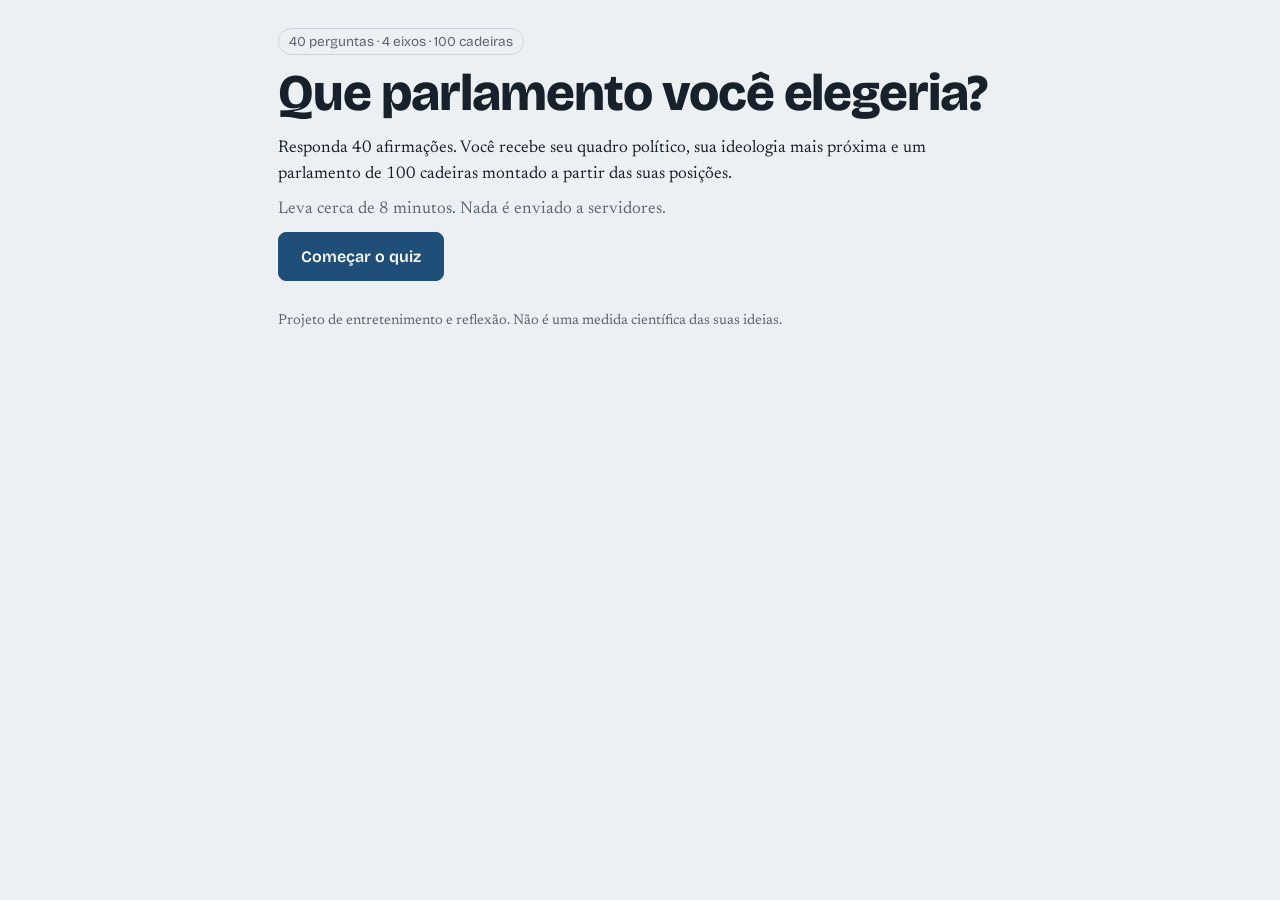
<file: index.html>
<!doctype html>
<html lang="pt-BR">
  <head>
    <meta charset="utf-8" />
    <meta
      name="viewport"
      content="width=device-width, initial-scale=1, viewport-fit=cover"
    />
    <title>Parlamento Pessoal — Quiz político</title>
    <link
      rel="stylesheet"
      href="https://fonts.googleapis.com/css2?family=Bricolage+Grotesque:wght@400;600;800&family=Newsreader:wght@400;600&display=swap"
    />
    <link rel="stylesheet" href="public/styles/style.css" />
  </head>
  <body>
    <main id="app"></main>
    <script src="public/scripts/index.js" type="module"></script>
  </body>
</html>
</file>
<file: public/styles/style.css>
:root {
  --bg: #edf0f2;
  --ink: #17212b;
  --mut: #5b6773;
  --card: #fff;
  --line: #cbd3da;
  --acc: #1f4e79;
  --onacc: #fff;
  box-sizing: border-box;
  padding-top: env(safe-area-inset-top, 0px);
  padding-bottom: env(safe-area-inset-bottom, 0px);
}
@media (prefers-color-scheme: dark) {
  :root:not([data-theme="light"]) {
    --bg: #10161c;
    --ink: #e7ecf0;
    --mut: #9aa7b3;
    --card: #18212a;
    --line: #2c3945;
    --acc: #7db2e3;
    --onacc: #10161c;
  }
}
:root[data-theme="dark"] {
  --bg: #10161c;
  --ink: #e7ecf0;
  --mut: #9aa7b3;
  --card: #18212a;
  --line: #2c3945;
  --acc: #7db2e3;
  --onacc: #10161c;
}
* {
  box-sizing: border-box;
}
html,
body {
  margin: 0;
}
body {
  background: var(--bg);
  color: var(--ink);
  font:
    17px/1.55 "Newsreader",
    Georgia,
    serif;
}
h1,
h2,
h3,
button,
.sans {
  font-family: "Bricolage Grotesque", "Helvetica Neue", Arial, sans-serif;
}
main {
  max-width: 760px;
  margin: 0 auto;
  padding: 28px 18px 60px;
}
h1 {
  font-size: clamp(2rem, 7vw, 3.2rem);
  line-height: 1.05;
  margin: 0.2em 0 0.3em;
  font-weight: 800;
  letter-spacing: -0.02em;
}
h2 {
  font-size: 1.35rem;
  margin: 1.8em 0 0.5em;
}
p {
  margin: 0.5em 0;
}
.mut {
  color: var(--mut);
}
.card {
  background: var(--card);
  border: 1px solid var(--line);
  border-radius: 10px;
  padding: 20px;
}
button {
  font-size: 1rem;
  cursor: pointer;
  border: 1px solid var(--line);
  background: var(--card);
  color: var(--ink);
  border-radius: 8px;
  padding: 12px 14px;
  text-align: left;
}
button:hover {
  border-color: var(--acc);
}
button:focus-visible {
  outline: 3px solid var(--acc);
  outline-offset: 2px;
}
.primary {
  background: var(--acc);
  color: var(--onacc);
  border-color: var(--acc);
  font-weight: 600;
  text-align: center;
  padding: 14px 22px;
}
.opts {
  display: grid;
  gap: 8px;
  margin-top: 18px;
}
.opts button.sel {
  border-color: var(--acc);
  box-shadow: inset 0 0 0 2px var(--acc);
}
.bar {
  height: 6px;
  background: var(--line);
  border-radius: 3px;
  overflow: hidden;
  margin-bottom: 16px;
}
.bar i {
  display: block;
  height: 100%;
  background: var(--acc);
  transition: width 0.2s;
}
.q {
  font-size: 1.35rem;
  line-height: 1.35;
  margin: 0.3em 0;
}
.row {
  display: flex;
  justify-content: space-between;
  align-items: center;
  gap: 10px;
  margin-top: 16px;
}
.ax {
  margin: 14px 0;
}
.ax .l {
  display: flex;
  justify-content: space-between;
  font-size: 0.9rem;
}
.ax .t {
  position: relative;
  height: 10px;
  background: var(--line);
  border-radius: 5px;
  margin-top: 4px;
}
.ax .t b {
  position: absolute;
  top: -4px;
  width: 18px;
  height: 18px;
  border-radius: 50%;
  background: var(--acc);
  transform: translateX(-50%);
}
.ax .t:after {
  content: "";
  position: absolute;
  left: 50%;
  top: -3px;
  width: 1px;
  height: 16px;
  background: var(--mut);
}
.chart {
  max-width: 100%;
  overflow-x: auto;
}
svg text {
  font-family: "Bricolage Grotesque", Arial, sans-serif;
  fill: var(--mut);
}
.leg {
  display: grid;
  grid-template-columns: repeat(auto-fit, minmax(220px, 1fr));
  gap: 6px 18px;
  margin-top: 12px;
  font-size: 0.95rem;
}
.leg span.d {
  display: inline-block;
  width: 12px;
  height: 12px;
  border-radius: 50%;
  margin-right: 8px;
  vertical-align: -1px;
}
.tag {
  display: inline-block;
  font-family: "Bricolage Grotesque", sans-serif;
  font-size: 0.85rem;
  border: 1px solid var(--line);
  border-radius: 20px;
  padding: 2px 10px;
  color: var(--mut);
}
small {
  color: var(--mut);
  display: block;
  margin-top: 30px;
}
</file>
